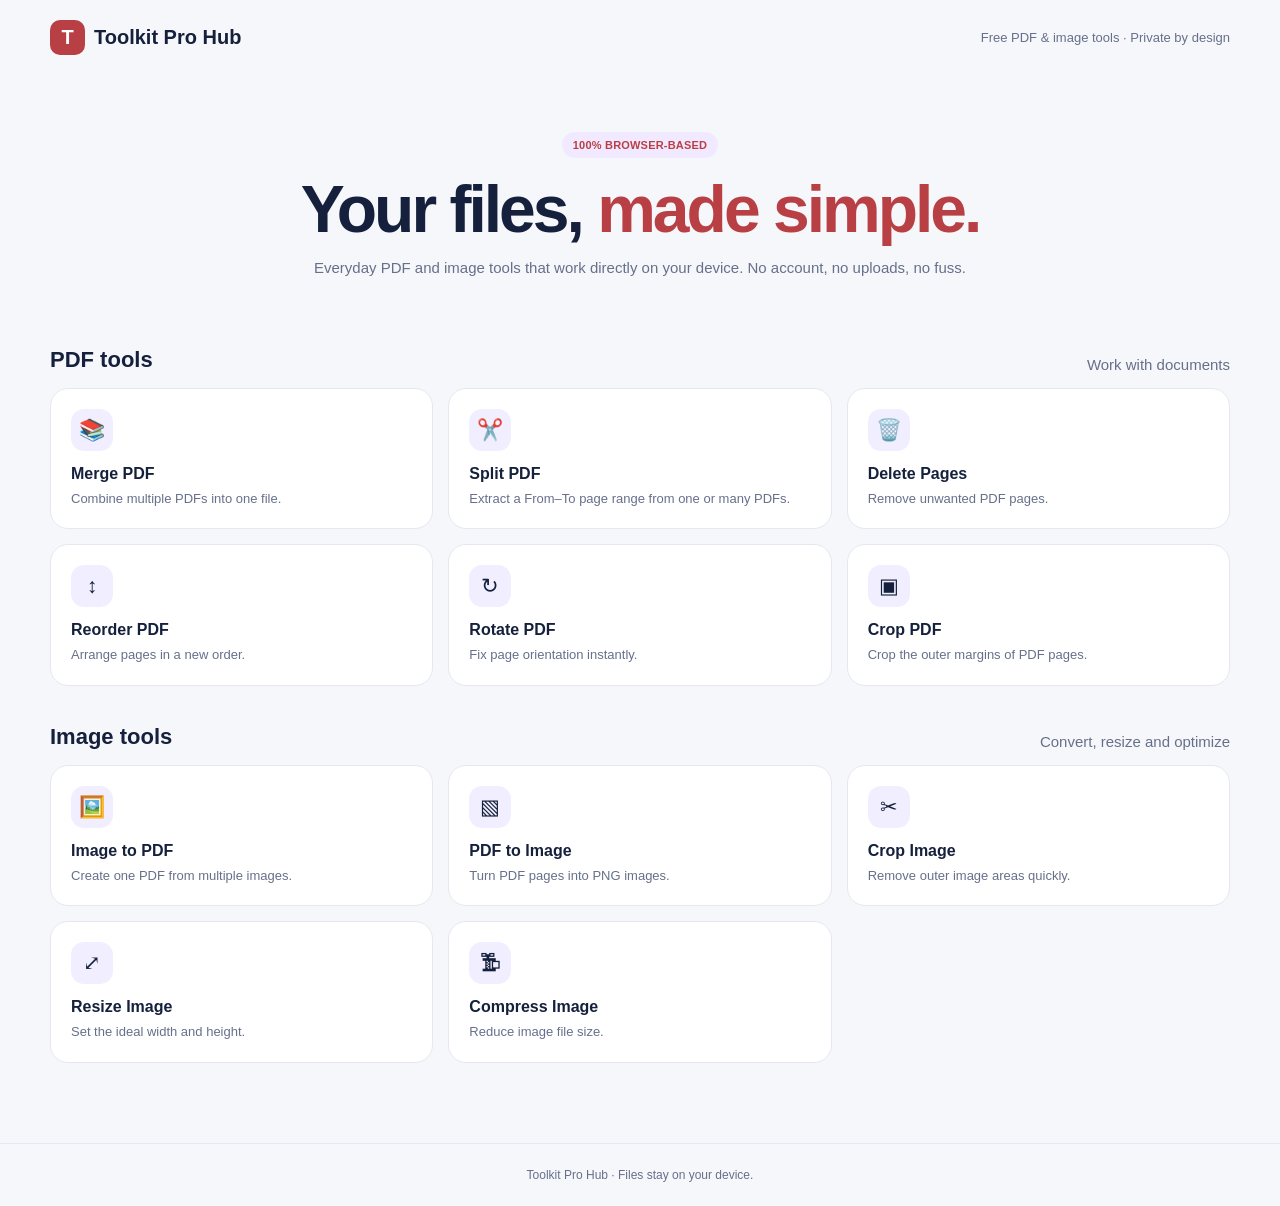
<file: index.html>
<!doctype html>
<html lang="en">
<head>
  <meta charset="utf-8">
  <meta name="viewport" content="width=device-width,initial-scale=1">
  <title>Toolkit Pro Hub · PDF & Image Tools</title>
  <meta name="description" content="Free browser-based PDF and image tools. Merge, split, delete, reorder, rotate, crop, resize and compress files privately on your device.">
  <link rel="stylesheet" href="css/style.css">
</head>
<body>
  <nav class="nav">
    <a class="logo" href="index.html"><b>T</b>Toolkit Pro Hub</a>
    <span>Free PDF &amp; image tools · Private by design</span>
  </nav>

  <header class="hero">
    <span class="tag">100% BROWSER-BASED</span>
    <h1>Your files, <em>made simple.</em></h1>
    <p>Everyday PDF and image tools that work directly on your device. No account, no uploads, no fuss.</p>
  </header>

  <main class="wrap">
    <div class="label">
      <h2>PDF tools</h2>
      <p>Work with documents</p>
    </div>

    <div class="grid">
      <a class="card" href="merge.html">
        <div class="ico">📚</div>
        <h3>Merge PDF</h3>
        <p>Combine multiple PDFs into one file.</p>
      </a>

      <a class="card" href="split.html">
        <div class="ico">✂️</div>
        <h3>Split PDF</h3>
        <p>Extract a From–To page range from one or many PDFs.</p>
      </a>

      <a class="card" href="delete.html">
        <div class="ico">🗑️</div>
        <h3>Delete Pages</h3>
        <p>Remove unwanted PDF pages.</p>
      </a>

      <a class="card" href="reorder.html">
        <div class="ico">↕️</div>
        <h3>Reorder PDF</h3>
        <p>Arrange pages in a new order.</p>
      </a>

      <a class="card" href="rotate.html">
        <div class="ico">↻</div>
        <h3>Rotate PDF</h3>
        <p>Fix page orientation instantly.</p>
      </a>

      <a class="card" href="crop-pdf.html">
        <div class="ico">▣</div>
        <h3>Crop PDF</h3>
        <p>Crop the outer margins of PDF pages.</p>
      </a>
    </div>

    <div class="label">
      <h2>Image tools</h2>
      <p>Convert, resize and optimize</p>
    </div>

    <div class="grid">
      <a class="card" href="image-to-pdf.html">
        <div class="ico">🖼️</div>
        <h3>Image to PDF</h3>
        <p>Create one PDF from multiple images.</p>
      </a>

      <a class="card" href="pdf-to-image.html">
        <div class="ico">▧</div>
        <h3>PDF to Image</h3>
        <p>Turn PDF pages into PNG images.</p>
      </a>

      <a class="card" href="crop-image.html">
        <div class="ico">✂</div>
        <h3>Crop Image</h3>
        <p>Remove outer image areas quickly.</p>
      </a>

      <a class="card" href="resize-image.html">
        <div class="ico">⤢</div>
        <h3>Resize Image</h3>
        <p>Set the ideal width and height.</p>
      </a>

      <a class="card" href="compress-image.html">
        <div class="ico">🗜</div>
        <h3>Compress Image</h3>
        <p>Reduce image file size.</p>
      </a>
    </div>
  </main>

  <footer class="foot">Toolkit Pro Hub · Files stay on your device.</footer>
</body>
</html>
</file>
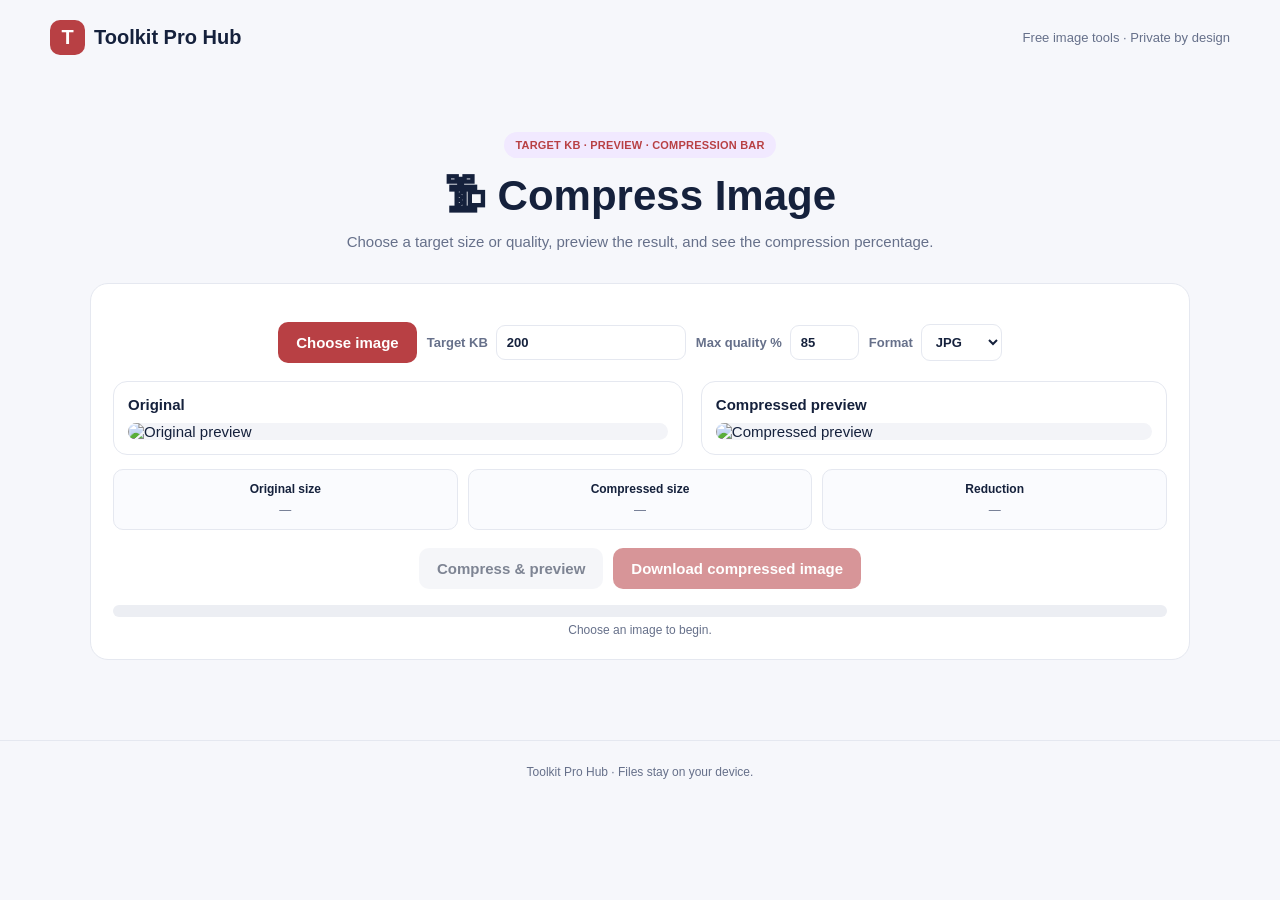
<file: compress-image.html>
<!doctype html>
<html lang="en">
<head>
  <meta charset="utf-8">
  <meta name="viewport" content="width=device-width,initial-scale=1">
  <title>Compress Image · Toolkit Pro Hub</title>
  <meta name="description" content="Compress images with target KB, preview, quality controls, and a compression percentage bar.">
  <link rel="stylesheet" href="css/style.css">
</head>
<body>
<nav class="nav">
  <a class="logo" href="index.html"><b>T</b>Toolkit Pro Hub</a>
  <span>Free image tools · Private by design</span>
</nav>

<main class="crop-workspace">
  <header class="head">
    <span class="tag">TARGET KB · PREVIEW · COMPRESSION BAR</span>
    <h1>🗜 Compress Image</h1>
    <p>Choose a target size or quality, preview the result, and see the compression percentage.</p>
  </header>

  <section class="crop-panel">
    <div class="crop-toolbar">
      <button class="btn" id="chooseCompressImage" type="button">Choose image</button>
      <label>Target KB <input id="compressTargetKb" type="number" min="1" value="200"></label>
      <label>Max quality % <input id="compressQuality" type="number" min="10" max="100" value="85"></label>
      <label>Format
        <select id="compressFormat">
          <option value="image/jpeg">JPG</option>
          <option value="image/webp">WEBP</option>
        </select>
      </label>
    </div>

    <input id="compressImageInput" type="file" accept="image/*" hidden>

    <div class="preview-box">
      <div class="preview-pane"><h3>Original</h3><img id="compressOriginalPreview" alt="Original preview"></div>
      <div class="preview-pane"><h3>Compressed preview</h3><img id="compressOutputPreview" alt="Compressed preview"></div>
    </div>

    <div class="metric-grid">
      <div class="metric"><b>Original size</b><span id="compressOriginalSize">—</span></div>
      <div class="metric"><b>Compressed size</b><span id="compressOutputSize">—</span></div>
      <div class="metric"><b>Reduction</b><span id="compressReduction">—</span></div>
    </div>

    <div class="crop-actions">
      <button class="btn secondary" id="previewCompress" type="button" disabled>Compress & preview</button>
      <button class="btn" id="downloadCompress" type="button" disabled>Download compressed image</button>
    </div>

    <div class="progress-wrap">
      <div class="progress-track"><div class="progress-bar" id="compressProgress"></div></div>
      <div class="progress-text" id="compressStatus">Choose an image to begin.</div>
    </div>
  </section>
</main>

<footer class="foot">Toolkit Pro Hub · Files stay on your device.</footer>
<script src="js/compress-advanced.js"></script>
</body>
</html>
</file>
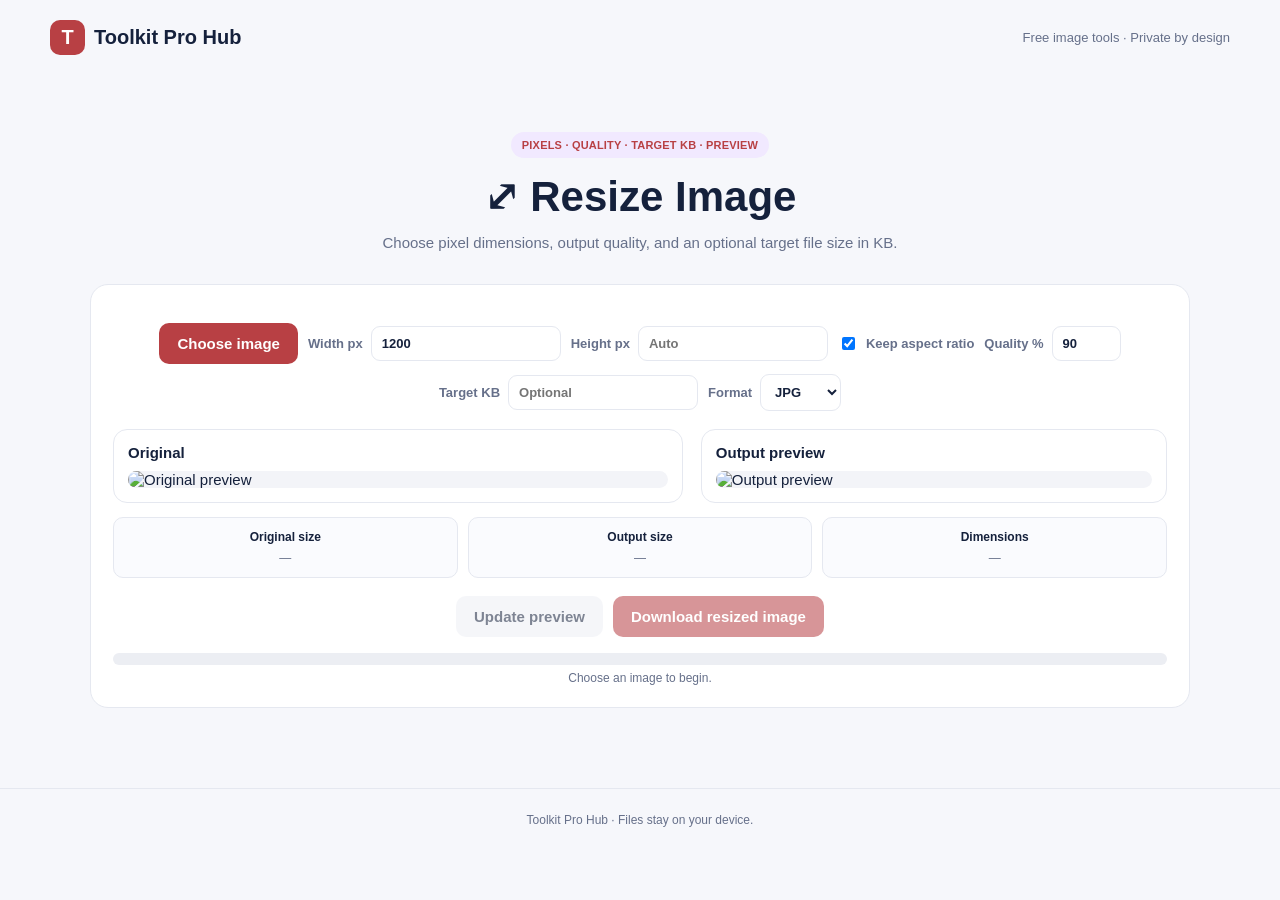
<file: resize-image.html>
<!doctype html>
<html lang="en">
<head>
  <meta charset="utf-8">
  <meta name="viewport" content="width=device-width,initial-scale=1">
  <title>Resize Image · Toolkit Pro Hub</title>
  <meta name="description" content="Resize images by pixels, quality, and optional target KB with preview.">
  <link rel="stylesheet" href="css/style.css">
</head>
<body>
<nav class="nav">
  <a class="logo" href="index.html"><b>T</b>Toolkit Pro Hub</a>
  <span>Free image tools · Private by design</span>
</nav>

<main class="crop-workspace">
  <header class="head">
    <span class="tag">PIXELS · QUALITY · TARGET KB · PREVIEW</span>
    <h1>⤢ Resize Image</h1>
    <p>Choose pixel dimensions, output quality, and an optional target file size in KB.</p>
  </header>

  <section class="crop-panel">
    <div class="crop-toolbar">
      <button class="btn" id="chooseResizeImage" type="button">Choose image</button>
      <label>Width px <input id="resizeWidth" type="number" min="1" value="1200"></label>
      <label>Height px <input id="resizeHeight" type="number" min="1" placeholder="Auto"></label>
      <label class="inline-check"><input id="keepAspect" type="checkbox" checked> Keep aspect ratio</label>
      <label>Quality %
        <input id="resizeQuality" type="number" min="10" max="100" value="90">
      </label>
      <label>Target KB
        <input id="resizeTargetKb" type="number" min="1" placeholder="Optional">
      </label>
      <label>Format
        <select id="resizeFormat">
          <option value="image/jpeg">JPG</option>
          <option value="image/webp">WEBP</option>
          <option value="image/png">PNG</option>
        </select>
      </label>
    </div>

    <input id="resizeImageInput" type="file" accept="image/*" hidden>

    <div class="preview-box">
      <div class="preview-pane"><h3>Original</h3><img id="resizeOriginalPreview" alt="Original preview"></div>
      <div class="preview-pane"><h3>Output preview</h3><img id="resizeOutputPreview" alt="Output preview"></div>
    </div>

    <div class="metric-grid">
      <div class="metric"><b>Original size</b><span id="resizeOriginalSize">—</span></div>
      <div class="metric"><b>Output size</b><span id="resizeOutputSize">—</span></div>
      <div class="metric"><b>Dimensions</b><span id="resizeDimensions">—</span></div>
    </div>

    <div class="crop-actions">
      <button class="btn secondary" id="previewResize" type="button" disabled>Update preview</button>
      <button class="btn" id="downloadResize" type="button" disabled>Download resized image</button>
    </div>

    <div class="progress-wrap">
      <div class="progress-track"><div class="progress-bar" id="resizeProgress"></div></div>
      <div class="progress-text" id="resizeStatus">Choose an image to begin.</div>
    </div>
  </section>
</main>

<footer class="foot">Toolkit Pro Hub · Files stay on your device.</footer>
<script src="js/resize-advanced.js"></script>
</body>
</html>
</file>
<file: css/style.css>
:root{
  --ink:#15213c;
  --muted:#66708a;
  --bg:#f6f7fb;
  --line:#e5e8f0;
  --brand:#b84044;
  --brand-dark:#9f3438;
  --soft:#fff3f3;
  --card:#ffffff;
  --ok:#0f8a4b;
  --danger:#d64545;
}

*{box-sizing:border-box}

html{scroll-behavior:smooth}

body{
  margin:0;
  background:var(--bg);
  color:var(--ink);
  font:15px "Segoe UI",Arial,Helvetica,sans-serif;
}

a{
  color:inherit;
  text-decoration:none;
}

button,input,select{
  font:inherit;
}

.nav{
  width:min(1180px,calc(100% - 32px));
  min-height:74px;
  margin:auto;
  display:flex;
  align-items:center;
  justify-content:space-between;
  gap:18px;
}

.logo{
  display:inline-flex;
  align-items:center;
  font-size:20px;
  font-weight:900;
}

.logo b{
  display:grid;
  place-items:center;
  width:35px;
  height:35px;
  margin-right:9px;
  border-radius:10px;
  background:var(--brand);
  color:#fff;
}

.nav span{
  color:var(--muted);
  font-size:13px;
}

.hero,
.head{
  text-align:center;
  padding:58px 20px 28px;
}

.tag{
  display:inline-flex;
  align-items:center;
  justify-content:center;
  padding:7px 11px;
  border-radius:999px;
  background:#f1e9ff;
  color:var(--brand);
  font-size:11px;
  font-weight:900;
  letter-spacing:.2px;
}

.hero h1{
  margin:18px 0 12px;
  font-size:clamp(40px,6vw,66px);
  line-height:1.03;
  letter-spacing:-3px;
}

.hero h1 em{
  color:var(--brand);
  font-style:normal;
}

.hero p,
.head p{
  max-width:660px;
  margin:0 auto;
  color:var(--muted);
  line-height:1.65;
}

.wrap{
  width:min(1180px,calc(100% - 32px));
  margin:30px auto 80px;
}

.label{
  display:flex;
  align-items:flex-end;
  justify-content:space-between;
  gap:20px;
  margin:38px 0 15px;
}

.label h2{
  margin:0;
  font-size:22px;
}

.label p{
  margin:0;
  color:var(--muted);
}

.grid{
  display:grid;
  grid-template-columns:repeat(3,minmax(0,1fr));
  gap:15px;
}

.card,
.panel{
  background:var(--card);
  border:1px solid var(--line);
  border-radius:18px;
}

.card{
  min-height:138px;
  padding:20px;
  transition:transform .18s ease,box-shadow .18s ease,border-color .18s ease;
}

.card:hover{
  transform:translateY(-4px);
  border-color:#e2cfd0;
  box-shadow:0 16px 34px rgba(21,33,60,.10);
}

.ico{
  display:grid;
  place-items:center;
  width:42px;
  height:42px;
  border-radius:13px;
  background:#f1efff;
  font-size:21px;
}

.card h3{
  margin:14px 0 6px;
  font-size:16px;
}

.card p{
  margin:0;
  color:var(--muted);
  font-size:13px;
  line-height:1.5;
}

.workspace{
  width:min(900px,calc(100% - 32px));
  margin:0 auto 80px;
}

.head h1{
  margin:14px 0 10px;
  font-size:clamp(30px,5vw,42px);
}

.panel{
  padding:26px;
}

.drop{
  min-height:225px;
  display:grid;
  place-items:center;
  text-align:center;
  padding:25px;
  border:2px dashed #d6bfc0;
  border-radius:16px;
  background:#fffafa;
  cursor:pointer;
  transition:border-color .16s ease,background .16s ease;
}

.drop:hover,
.drop.tph-dragover{
  border-color:var(--brand);
  background:#fff4f4;
}

.drop .big{
  font-size:38px;
}

.drop strong{
  display:block;
  margin:10px 0 4px;
  font-size:18px;
}

.drop p{
  margin:0 0 14px;
  color:var(--muted);
}

.btn{
  border:0;
  border-radius:10px;
  padding:12px 18px;
  background:var(--brand);
  color:#fff;
  font-weight:800;
  cursor:pointer;
  transition:background .16s ease,transform .16s ease,opacity .16s ease;
}

.btn:hover{
  background:var(--brand-dark);
  transform:translateY(-1px);
}

.btn:disabled{
  opacity:.55;
  cursor:not-allowed;
  transform:none;
}

.btn.alt{
  background:#f2e9ea;
  color:var(--brand);
}

.files{
  display:grid;
  gap:8px;
  margin-top:14px;
}

.file{
  display:flex;
  align-items:center;
  justify-content:space-between;
  gap:12px;
  padding:11px 13px;
  border:1px solid var(--line);
  border-radius:10px;
  background:#fff;
  font-size:13px;
}

.file span{
  overflow:hidden;
  text-overflow:ellipsis;
  white-space:nowrap;
}

.file button{
  flex:0 0 auto;
  border:0;
  background:none;
  color:var(--danger);
  font-size:20px;
  cursor:pointer;
}

.options{
  display:flex;
  flex-wrap:wrap;
  justify-content:center;
  gap:12px;
  margin-top:18px;
}

.options label{
  display:flex;
  align-items:center;
  gap:8px;
  color:var(--muted);
  font-size:13px;
  font-weight:700;
}

.options input,
.options select{
  width:145px;
  padding:9px 10px;
  border:1px solid var(--line);
  border-radius:9px;
  background:#fff;
  color:var(--ink);
  outline:none;
}

.options input:focus,
.options select:focus{
  border-color:var(--brand);
  box-shadow:0 0 0 3px rgba(184,64,68,.10);
}

.actions{
  display:flex;
  flex-wrap:wrap;
  justify-content:center;
  gap:10px;
  margin-top:18px;
}

.note{
  margin:16px 0 0;
  text-align:center;
  color:var(--muted);
  font-size:12px;
}

.foot{
  padding:24px 16px;
  border-top:1px solid var(--line);
  text-align:center;
  color:var(--muted);
  font-size:12px;
}

@media(max-width:760px){
  .grid{
    grid-template-columns:1fr;
  }

  .nav span{
    display:none;
  }

  .panel{
    padding:16px;
  }

  .hero{
    padding-top:42px;
  }

  .label{
    align-items:flex-start;
    flex-direction:column;
    gap:4px;
  }

  .options{
    align-items:stretch;
    flex-direction:column;
  }

  .options label{
    justify-content:space-between;
    width:100%;
  }

  .options input,
  .options select{
    width:58%;
  }
}

/* =====================================================
   INTERACTIVE CROP PREVIEW
   ===================================================== */

.crop-workspace {
  width: min(1100px, calc(100% - 32px));
  margin: 0 auto 80px;
}

.crop-panel {
  padding: 22px;
  background: #fff;
  border: 1px solid var(--line);
  border-radius: 18px;
}

.crop-toolbar {
  display: flex;
  flex-wrap: wrap;
  align-items: center;
  justify-content: center;
  gap: 10px;
  margin: 16px 0;
}

.crop-toolbar label {
  display: flex;
  align-items: center;
  gap: 8px;
  color: var(--muted);
  font-size: 13px;
  font-weight: 700;
}

.crop-toolbar select,
.crop-toolbar input {
  padding: 9px 10px;
  border: 1px solid var(--line);
  border-radius: 9px;
  background: #fff;
  color: var(--ink);
}

.crop-preview-shell {
  min-height: 420px;
  display: grid;
  place-items: center;
  padding: 18px;
  overflow: hidden;
  border: 1px solid var(--line);
  border-radius: 16px;
  background:
    linear-gradient(45deg, #f2f3f7 25%, transparent 25%),
    linear-gradient(-45deg, #f2f3f7 25%, transparent 25%),
    linear-gradient(45deg, transparent 75%, #f2f3f7 75%),
    linear-gradient(-45deg, transparent 75%, #f2f3f7 75%);
  background-size: 22px 22px;
  background-position: 0 0, 0 11px, 11px -11px, -11px 0;
}

.crop-preview-shell img {
  display: block;
  max-width: 100%;
  max-height: 620px;
}

.crop-empty {
  max-width: 520px;
  text-align: center;
  color: var(--muted);
}

.crop-empty .big {
  margin-bottom: 8px;
  font-size: 44px;
}

.crop-file-name {
  max-width: 100%;
  overflow: hidden;
  color: var(--muted);
  font-size: 13px;
  text-align: center;
  text-overflow: ellipsis;
  white-space: nowrap;
}

.crop-status {
  min-height: 22px;
  margin: 14px 0 0;
  color: var(--muted);
  font-size: 13px;
  text-align: center;
}

.crop-actions {
  display: flex;
  flex-wrap: wrap;
  justify-content: center;
  gap: 10px;
  margin-top: 18px;
}

.crop-actions .btn.secondary {
  background: #eef0f5;
  color: var(--ink);
}

.crop-actions .btn.danger {
  background: #f7e8e8;
  color: var(--danger);
}

.crop-info {
  display: grid;
  grid-template-columns: repeat(4, minmax(0, 1fr));
  gap: 10px;
  margin-top: 14px;
}

.crop-info div {
  padding: 11px;
  border: 1px solid var(--line);
  border-radius: 10px;
  background: #fafbfe;
  text-align: center;
}

.crop-info b {
  display: block;
  margin-bottom: 3px;
  font-size: 12px;
}

.crop-info span {
  color: var(--muted);
  font-size: 12px;
}

.cropper-view-box,
.cropper-face {
  border-radius: 2px;
}

.cropper-line,
.cropper-point {
  background-color: var(--brand) !important;
}

.cropper-view-box {
  outline: 2px solid var(--brand) !important;
  outline-color: var(--brand) !important;
}

@media (max-width: 700px) {
  .crop-panel {
    padding: 14px;
  }

  .crop-preview-shell {
    min-height: 330px;
    padding: 10px;
  }

  .crop-info {
    grid-template-columns: repeat(2, minmax(0, 1fr));
  }

  .crop-toolbar {
    align-items: stretch;
    flex-direction: column;
  }

  .crop-toolbar label {
    justify-content: space-between;
  }

  .crop-toolbar select,
  .crop-toolbar input {
    width: 58%;
  }
}


/* =====================================================
   IMAGE TO PDF — DRAG REORDER
   ===================================================== */

.sortable-grid{
  display:grid;
  grid-template-columns:repeat(3,minmax(0,1fr));
  gap:14px;
  margin-top:18px;
}

.sortable-card{
  position:relative;
  padding:10px;
  border:1px solid var(--line);
  border-radius:14px;
  background:#fff;
  cursor:grab;
  user-select:none;
  transition:transform .16s ease,box-shadow .16s ease,border-color .16s ease,opacity .16s ease;
}

.sortable-card:active{
  cursor:grabbing;
}

.sortable-card.dragging{
  opacity:.55;
  transform:scale(.98);
}

.sortable-card.drag-over{
  border-color:var(--brand);
  box-shadow:0 0 0 3px rgba(184,64,68,.10);
}

.sortable-thumb{
  width:100%;
  aspect-ratio:4/3;
  overflow:hidden;
  border-radius:10px;
  background:#f3f4f8;
}

.sortable-thumb img{
  width:100%;
  height:100%;
  display:block;
  object-fit:cover;
}

.sortable-meta{
  display:flex;
  align-items:center;
  justify-content:space-between;
  gap:8px;
  margin-top:9px;
}

.sortable-name{
  min-width:0;
  overflow:hidden;
  text-overflow:ellipsis;
  white-space:nowrap;
  color:var(--ink);
  font-size:12px;
  font-weight:700;
}

.sortable-index{
  flex:0 0 auto;
  display:grid;
  place-items:center;
  width:26px;
  height:26px;
  border-radius:999px;
  background:var(--soft);
  color:var(--brand);
  font-size:11px;
  font-weight:900;
}

.sortable-remove{
  position:absolute;
  top:8px;
  right:8px;
  width:29px;
  height:29px;
  border:0;
  border-radius:999px;
  background:rgba(255,255,255,.94);
  color:var(--danger);
  font-size:18px;
  font-weight:800;
  cursor:pointer;
  box-shadow:0 4px 12px rgba(0,0,0,.10);
}

.sort-help{
  margin:12px 0 0;
  text-align:center;
  color:var(--muted);
  font-size:12px;
}

@media(max-width:760px){
  .sortable-grid{
    grid-template-columns:repeat(2,minmax(0,1fr));
  }
}

@media(max-width:460px){
  .sortable-grid{
    grid-template-columns:1fr;
  }
}


/* =====================================================
   MERGE PDF — DRAG REORDER
   ===================================================== */

.pdf-sortable-grid{
  display:grid;
  grid-template-columns:repeat(3,minmax(0,1fr));
  gap:14px;
  margin-top:18px;
}

.pdf-sortable-card{
  position:relative;
  padding:14px;
  border:1px solid var(--line);
  border-radius:14px;
  background:#fff;
  cursor:grab;
  user-select:none;
  transition:transform .16s ease,box-shadow .16s ease,border-color .16s ease,opacity .16s ease;
}

.pdf-sortable-card:active{
  cursor:grabbing;
}

.pdf-sortable-card.dragging{
  opacity:.55;
  transform:scale(.98);
}

.pdf-sortable-card.drag-over{
  border-color:var(--brand);
  box-shadow:0 0 0 3px rgba(184,64,68,.10);
}

.pdf-sortable-icon{
  display:grid;
  place-items:center;
  width:100%;
  aspect-ratio:4/3;
  border-radius:10px;
  background:linear-gradient(135deg,#fff4f4,#f4f1ff);
  font-size:54px;
}

.pdf-sortable-meta{
  display:flex;
  align-items:center;
  justify-content:space-between;
  gap:8px;
  margin-top:10px;
}

.pdf-sortable-name{
  min-width:0;
  overflow:hidden;
  text-overflow:ellipsis;
  white-space:nowrap;
  color:var(--ink);
  font-size:12px;
  font-weight:700;
}

.pdf-sortable-index{
  flex:0 0 auto;
  display:grid;
  place-items:center;
  width:27px;
  height:27px;
  border-radius:999px;
  background:var(--soft);
  color:var(--brand);
  font-size:11px;
  font-weight:900;
}

.pdf-sortable-size{
  margin-top:5px;
  color:var(--muted);
  font-size:11px;
}

.pdf-sortable-remove{
  position:absolute;
  top:8px;
  right:8px;
  width:29px;
  height:29px;
  border:0;
  border-radius:999px;
  background:rgba(255,255,255,.95);
  color:var(--danger);
  font-size:18px;
  font-weight:800;
  cursor:pointer;
  box-shadow:0 4px 12px rgba(0,0,0,.10);
}

@media(max-width:760px){
  .pdf-sortable-grid{
    grid-template-columns:repeat(2,minmax(0,1fr));
  }
}

@media(max-width:460px){
  .pdf-sortable-grid{
    grid-template-columns:1fr;
  }
}


/* =====================================================
   DELETE / REORDER PDF OPTIONS
   ===================================================== */

.option-help{
  width:100%;
  max-width:620px;
  margin:14px auto 0;
  padding:12px 14px;
  border:1px solid var(--line);
  border-radius:11px;
  background:#fafbfe;
  color:var(--muted);
  font-size:12px;
  line-height:1.6;
  text-align:left;
}

.option-help code{
  padding:2px 6px;
  border-radius:6px;
  background:#f2e9ea;
  color:var(--brand);
  font-family:Consolas,monospace;
  font-weight:700;
}

.page-count{
  margin-top:12px;
  color:var(--muted);
  font-size:13px;
  text-align:center;
}

.options.single-wide label{
  width:min(620px,100%);
  justify-content:center;
}

.options.single-wide input{
  width:min(430px,70vw);
}


/* =====================================================
   ADVANCED TOOL UI
   ===================================================== */

.advanced-grid{
  display:grid;
  grid-template-columns:repeat(4,minmax(0,1fr));
  gap:14px;
  margin-top:18px;
}

.page-card{
  position:relative;
  padding:10px;
  border:1px solid var(--line);
  border-radius:14px;
  background:#fff;
  cursor:grab;
  user-select:none;
  transition:.16s ease;
}

.page-card.dragging{
  opacity:.5;
  transform:scale(.98);
}

.page-card.drag-over{
  border-color:var(--brand);
  box-shadow:0 0 0 3px rgba(184,64,68,.10);
}

.page-card canvas,
.page-card img{
  width:100%;
  height:auto;
  display:block;
  border-radius:9px;
  background:#f3f4f8;
}

.page-card-meta{
  display:flex;
  align-items:center;
  justify-content:space-between;
  gap:8px;
  margin-top:8px;
}

.page-card-meta span{
  font-size:12px;
  font-weight:800;
}

.page-card-actions{
  display:flex;
  gap:6px;
  margin-top:8px;
}

.page-card-actions button{
  flex:1;
  border:0;
  border-radius:8px;
  padding:7px;
  background:#f2e9ea;
  color:var(--brand);
  font-size:12px;
  font-weight:800;
  cursor:pointer;
}

.preview-box{
  display:grid;
  grid-template-columns:1.1fr .9fr;
  gap:18px;
  margin-top:18px;
}

.preview-pane{
  padding:14px;
  border:1px solid var(--line);
  border-radius:14px;
  background:#fff;
}

.preview-pane h3{
  margin:0 0 10px;
  font-size:15px;
}

.preview-pane img,
.preview-pane canvas{
  max-width:100%;
  display:block;
  margin:auto;
  border-radius:10px;
  background:#f3f4f8;
}

.metric-grid{
  display:grid;
  grid-template-columns:repeat(3,minmax(0,1fr));
  gap:10px;
  margin-top:14px;
}

.metric{
  padding:12px;
  border:1px solid var(--line);
  border-radius:10px;
  background:#fafbfe;
  text-align:center;
}

.metric b{
  display:block;
  margin-bottom:4px;
  font-size:12px;
}

.metric span{
  color:var(--muted);
  font-size:12px;
}

.progress-wrap{
  margin-top:16px;
}

.progress-track{
  width:100%;
  height:12px;
  overflow:hidden;
  border-radius:999px;
  background:#eceef3;
}

.progress-bar{
  width:0%;
  height:100%;
  background:linear-gradient(90deg,var(--brand),#e36f73);
  transition:width .18s ease;
}

.progress-text{
  margin-top:6px;
  color:var(--muted);
  font-size:12px;
  text-align:center;
}

.inline-check{
  display:flex;
  align-items:center;
  gap:8px;
  color:var(--muted);
  font-size:13px;
  font-weight:700;
}

.inline-check input{
  width:auto !important;
}

.range-row{
  display:flex;
  flex-wrap:wrap;
  justify-content:center;
  gap:10px;
  margin-top:16px;
}

.range-row label{
  display:flex;
  align-items:center;
  gap:8px;
  color:var(--muted);
  font-size:13px;
  font-weight:700;
}

.range-row input{
  width:120px;
  padding:9px 10px;
  border:1px solid var(--line);
  border-radius:9px;
}

@media(max-width:900px){
  .advanced-grid{grid-template-columns:repeat(3,minmax(0,1fr))}
  .preview-box{grid-template-columns:1fr}
}

@media(max-width:650px){
  .advanced-grid{grid-template-columns:repeat(2,minmax(0,1fr))}
  .metric-grid{grid-template-columns:1fr}
}

@media(max-width:420px){
  .advanced-grid{grid-template-columns:1fr}
}
</file>
